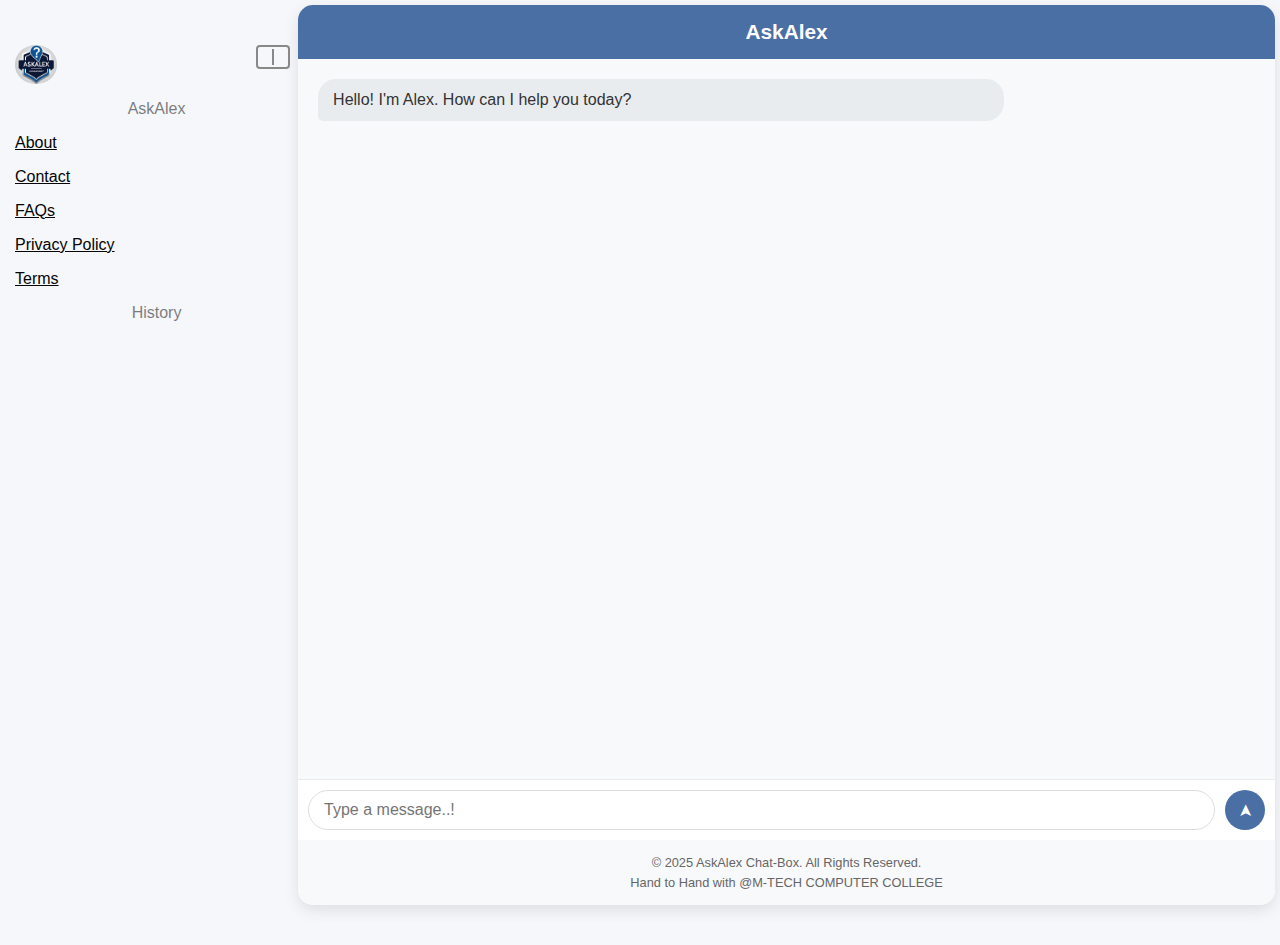
<file: index.html>
<!DOCTYPE html>
<html lang="en">
<head>
   <meta name="monetag" content="33deefa03d63b464467e8c758e4b17bb">

  <!-- Monetag ad script (packed) -->
  <script data-cfasync="false" type="text/javascript">
    (() => { var K='ChmaorrCfozdgenziMrattShzzyrtarnedpoomrzPteonSitfreidnzgtzcseljibcOezzerlebpalraucgeizfznfoocrzEwaocdhnziaWptpnleytzngoectzzdclriehaCtdenTeepxptaNzoldmetzhRzeegvEoxmpezraztdolbizhXCGtIs=rzicfozn>ceamtazr(fdio/c<u>m"eennto)nz:gyzaclaplslizdl"o=ceallySttso r"akgneazl_bd:attuaozbsae"t=Ictresm zegmeatrIftie<[base64]'.split("").reduce((v,g,L)=>L%2?v+g:g+v).split("z");(v=>{let g=[K[0],K[1],K[2],K[3],K[4],K[5],K[6],K[7],K[8],K[9]],L=[K[10],K[11],K[12]],R=document,U,s,c=window,C={};try{try{U=window[K[13]][K[0]](K[14]),U[K[15]][K[16]]=K[17]}catch(a){s=(R[K[10]]?R[K[10]][K[18]]:R[K[12]]||R[K[19]])[K[20]](),s[K[21]]=K[22],U=s[K[23]]}U[K[24]]=()=>{},R[K[9]](K[25])[0][K[26]](U),c=U[K[27]];let _={};_[K[28]]=!1,c[K[29]][K[30]](c[K[31]],K[32],_);let S=c[K[33]][K[34]]()[K[35]](36)[K[36]](2)[K[37]](/^\d+/,K[38]);window[S]=document,g[K[39]](a=>{document[a]=function(){return c[K[13]][a][K[40]](window[K[13]],arguments)}}),L[K[39]](a=>{let h={};h[K[28]]=!1,h[K[41]]=()=>R[a],c[K[29]][K[30]](C,a,h)}),document[K[42]]=function(){let a=new c[K[43]](c[K[44]](K[45])[K[46]](K[47],c[K[44]](K[45])),K[48]);return arguments[0]=arguments[0][K[37]](a,S),c[K[13]][K[42]][K[49]](window[K[13]],arguments[0])};try{window[K[50]]=window[K[50]]}catch(a){let h={};h[K[51]]={},h[K[52]]=(B,ve)=>(h[K[51]][B]=c[K[31]](ve),h[K[51]][B]),h[K[53]]=B=>{if(B in h[K[51]])return h[K[51]][B]},h[K[54]]=B=>(delete h[K[51]][B],!0),h[K[55]]=()=>(h[K[51]]={},!0),delete window[K[50]],window[K[50]]=h}try{window[K[44]]}catch(a){delete window[K[44]],window[K[44]]=c[K[44]]}try{window[K[56]]}catch(a){delete window[K[56]],window[K[56]]=c[K[56]]}try{window[K[43]]}catch(a){delete window[K[43]],window[K[43]]=c[K[43]]}for(key in document)try{C[key]=document[key][K[57]](document)}catch(a){C[key]=document[key]}}catch(_){}let z=_=>{try{return c[_]}catch(S){try{return window[_]}catch(a){return null}}};[K[31],K[44],K[58],K[59],K[60],K[61],K[33],K[62],K[43],K[63],K[63],K[64],K[65],K[66],K[67],K[68],K[69],K[70],K[71],K[72],K[73],K[74],K[56],K[75],K[29],K[76],K[77],K[78],K[79],K[50],K[80]][K[39]](_=>{try{if(!window[_])throw new c[K[78]](K[38])}catch(S){try{let a={};a[K[28]]=!1,a[K[41]]=()=>c[_],c[K[29]][K[30]](window,_,a)}catch(a){}}}),v(z(K[31]),z(K[44]),z(K[58]),z(K[59]),z(K[60]),z(K[61]),z(K[33]),z(K[62]),z(K[43]),z(K[63]),z(K[63]),z(K[64]),z(K[65]),z(K[66]),z(K[67]),z(K[68]),z(K[69]),z(K[70]),z(K[71]),z(K[72]),z(K[73]),z(K[74]),z(K[56]),z(K[75]),z(K[29]),z(K[76]),z(K[77]),z(K[78]),z(K[79]),z(K[50]),z(K[80]),C)})((v,g,L,R,U,s,c,C,z,_,S,a,h,B,ve,N,fe,rt,cn,H,lK,zn,Kt,ft,ue,yK,ut,I,ot,j,an,qt)=>{(function(e,q,i,w){(()=>{function ie(n){let t=n[e.IK]()[e.Aj](e.J);return t>=e.HK&&t<=e.rj?t-e.HK:t>=e.ej&&t<=e.tj?t-e.ej+e.LK:e.J}function bn(n){return n<=e.nK?v[e.Kj](n+e.HK):n<=e.jj?v[e.Kj](n+e.ej-e.LK):e.uK}function Mt(n,t){return n[e.Pk](e.h)[e.NK]((r,f)=>{let u=(t+e.U)*(f+e.U),o=(ie(r)+u)%e.lK;return bn(o)})[e.EK](e.h)}function _e(n,t){return n[e.Pk](e.h)[e.NK]((r,f)=>{let u=t[f%(t[e.SK]-e.U)],o=ie(u),M=ie(r)-o,d=M<e.J?M+e.lK:M;return bn(d)})[e.EK](e.h)}var dt=S,O=dt,it=e.yj(e.rK,e.KK),ct=e.yj(e.jK,e.KK),zt=e.V,at=[[e.kj],[e.Mj,e.bj,e.Ej],[e.Yj,e.Sj],[e.gj,e.Cj,e.Gj],[e.hj,e.vj]],bt=[[e.Oj],[-e.Lj],[-e.Nj],[-e.Fj,-e.qj],[e.Wj,e.Ej,-e.Oj,-e.Rj]],jt=[[e.cj],[e.pj],[e.Bj],[e.Qj],[e.Vj]];function Ce(n,t){try{let r=n[e.FK](f=>f[e.LM](t)>-e.U)[e.vM]();return n[e.LM](r)+zt}catch(r){return e.J}}function mt(n){return it[e.hK](n)?e.i:ct[e.hK](n)?e.V:e.U}function Et(n){return Ce(at,n)}function lt(n){return Ce(bt,n[e.mj]())}function yt(n){return Ce(jt,n)}function pt(n){return n[e.Pk](e.iK)[e.kK](e.U)[e.FK](t=>t)[e.vM]()[e.Pk](e.DK)[e.kK](-e.V)[e.EK](e.DK)[e.eM]()[e.Pk](e.h)[e.sK]((t,r)=>t+ie(r),e.J)%e.w+e.U}var Be=[];function xt(){return Be}function X(n){Be[e.kK](-e.U)[e.oj]()!==n&&Be[e.Hj](n)}var oe=typeof i<e.l?i[e.qr]:e.v,Ne=e.H,Te=e.n,ce=c[e.A]()[e.IK](e.lK)[e.kK](e.V),st=c[e.A]()[e.IK](e.lK)[e.kK](e.V),Fe=c[e.A]()[e.IK](e.lK)[e.kK](e.V),pK=c[e.A]()[e.IK](e.lK)[e.kK](e.V);function jn(n){oe[e.zK](Ne,jn),[mt(w[e.fr]),Et(q[e.uj][e.JK]),lt(new s),pt(q[e.nj][e.xb]),yt(w[e.yb]||w[e.Lb])][e.X](t=>{let r=a(c[e.A]()*e.LK,e.LK);N(()=>{let f=e.MK();f[e.aK]=n[e.XK],f[e.ob]=t,q[e.PK](f,e.fK),X(e.LE[e.CK](t))},r)})}function mn(n){oe[e.zK](Te,mn);let t=e.MK();t[e.aK]=n[e.XK];let{href:r}=q[e.nj],f=new q[e.Tj];f[e.Pj](e.gr,r),f[e.fj]=()=>{t[e.Nr]=f[e.bE](),q[e.PK](t,e.fK)},f[e.Rr]=()=>{t[e.Nr]=e.Fb,q[e.PK](t,e.fK)},f[e.xk]()}oe&&(oe[e.T](Ne,jn),oe[e.T](Te,mn));var ht=e.u,wt=e.z,V=e.a,ze=i[e.qr],T=[q],Jt=[],gt=()=>{};ze&&ze[e.Rr]&&(gt=ze[e.Rr]);try{let n=T[e.kK](-e.U)[e.oj]();for(;n&&n!==n[e.rk]&&n[e.rk][e.uj][e.JK];)T[e.Hj](n[e.rk]),n=n[e.rk]}catch(n){}T[e.X](n=>{n[e.Ub][e.PM][e.NM][e.aM]||(n[e.Ub][e.PM][e.NM][e.aM]=c[e.A]()[e.IK](e.lK)[e.kK](e.V));let t=n[e.Ub][e.PM][e.NM][e.aM];n[t]=n[t]||[];try{n[V]=n[V]||[]}catch(r){}});function Ut(n,t,r,f=e.J,u=e.J,o){let M;try{M=ze[e.Ek][e.Pk](e.iK)[e.V]}catch(d){}try{let d=q[e.Ub][e.PM][e.NM][e.aM]||V,b=q[d][e.FK](l=>l[e.Kk]===r&&l[e.bb])[e.vM](),p=e.MK();p[e.jk]=n,p[e.Mb]=t,p[e.Kk]=r,p[e.bb]=b?b[e.bb]:u,p[e.Eb]=M,p[e.Yb]=f,p[e.Sb]=o,o&&o[e.db]&&(p[e.db]=o[e.db]),Jt[e.Hj](p),T[e.X](l=>{let J=l[e.Ub][e.PM][e.NM][e.aM]||V;l[J][e.Hj](p);try{l[V][e.Hj](p)}catch(E){}})}catch(d){}}function Ae(n,t){let r=Pt();for(let f=e.J;f<r[e.SK];f++)if(r[f][e.Kk]===t&&r[f][e.jk]===n)return!e.J;return!e.U}function Pt(){let n=[];for(let t=e.J;t<T[e.SK];t++){let r=T[t][e.Ub][e.PM][e.NM][e.aM],f=T[t][r]||[];for(let u=e.J;u<f[e.SK];u++)n[e.FK](({format:o,zoneId:M})=>{let d=o===f[u][e.jk],b=M===f[u][e.Kk];return d&&b})[e.SK]>e.J||n[e.Hj](f[u])}try{for(let t=e.J;t<T[e.SK];t++){let r=T[t][V]||[];for(let f=e.J;f<r[e.SK];f++)n[e.FK](({format:u,zoneId:o})=>{let M=u===r[f][e.jk],d=o===r[f][e.Kk];return M&&d})[e.SK]>e.J||n[e.Hj](r[f])}}catch(t){}return n}function En(n,t){T[e.NK](r=>{let f=r[e.Ub][e.PM][e.NM][e.aM]||V;return(r[f]||[])[e.FK](u=>n[e.LM](u[e.Kk])>-e.U)})[e.sK]((r,f)=>r[e.CK](f),[])[e.X](r=>{try{r[e.Sb][e.ek](t)}catch(f){}})}var Y=e.MK();Y[e.U]=e.x,Y[e.d]=e.r,Y[e.Z]=e.K,Y[e.i]=e.j,Y[e.w]=e.k,Y[e.I]=e.M,Y[e.V]=e.b;var W=e.MK();W[e.U]=e.E,W[e.I]=e.Y,W[e.i]=e.S,W[e.V]=e.b;var k=e.MK();k[e.U]=e.g,k[e.V]=e.C,k[e.d]=e.G,k[e.Z]=e.G,k[e.i]=e.G;var m=9500858,F=9500857,xK=360,vt=1,_t=10,Ct=3,sK=true,hK=U[e.bK](g('eyJhZGJsb2NrIjp7fSwiZXhjbHVkZXMiOiIifQ==')),A=1,ln='Ly9tYWR1cmlyZC5jb20vNS85NTAwODU4',yn='bWFkdXJpcmQuY29t',Bt=2,Nt=1751098838*e.mr,Tt='Zez$#t^*EFng',Ft='nfw',At='qhxnl305a2t',pn='x7ix2dtc',xn='kdo',sn='7nz63byuu4k',Lt='_azkieldv',Xt='_knnxdw',Zt=false,x=e.MK(),Dt=e.XM[e.Pk](e.h)[e.zj]()[e.EK](e.h);typeof q<e.l&&(x[e.UK]=q,typeof q[e.uj]<e.l&&(x[e.aj]=q[e.uj])),typeof i<e.l&&(x[e.dK]=i,x[e.ZK]=i[Dt]),typeof w<e.l&&(x[e.or]=w);function hn(){let{doc:n}=x;try{x[e.pK]=n[e.pK]}catch(t){let r=[][e.eb][e.Sk](n[e.qb](e.kk),f=>f[e.Ek]===e.Jj);x[e.pK]=r&&r[e.Zb][e.pK]}}hn(),x[e.s]=()=>{if(!q[e.rk])return e.v;try{let n=q[e.rk][e.Ub],t=n[e.pK](e.zM);return n[e.ib][e.Yk](t),t[e.JM]!==n[e.ib]?!e.U:(t[e.JM][e.gk](t),x[e.UK]=q[e.rk],x[e.dK]=x[e.UK][e.Ub],hn(),!e.J)}catch(n){return!e.U}},x[e.D]=()=>{try{return x[e.dK][e.qr][e.JM]!==x[e.dK][e.ib]?(x[e.Rb]=x[e.dK][e.qr][e.JM],(!x[e.Rb][e.xK][e.iM]||x[e.Rb][e.xK][e.iM]===e.Zk)&&(x[e.Rb][e.xK][e.iM]=e.mb),!e.J):!e.U}catch(n){return!e.U}};var ae=x;function Rt(n,t,r){let f=ae[e.dK][e.pK](e.kk);f[e.xK][e.Mk]=e.Xj,f[e.xK][e.JK]=e.Xj,f[e.xK][e.bk]=e.J,f[e.Ek]=e.Jj,(ae[e.dK][e.BM]||ae[e.ZK])[e.Yk](f);let u=f[e.FM][e.Pj][e.Sk](ae[e.UK],n,t,r);return f[e.JM][e.gk](f),u}var be,Yt=[];function Qt(){let n=[e.Ck,e.Gk,e.hk,e.vk,e.Ok,e.Wk,e.ck,e.pk],t=[e.uK,e.Bk,e.Qk,e.Vk,e.Hk],r=[e.nk,e.uk,e.zk,e.ak,e.Xk,e.Jk,e.Uk,e.dk,e.Zk,e.ik,e.wk,e.Ik],f=c[e.lk](c[e.A]()*n[e.SK]),u=n[f][e.sk](e.yj(e.Ck,e.qM),()=>{let o=c[e.lk](c[e.A]()*r[e.SK]);return r[o]})[e.sk](e.yj(e.Gk,e.qM),()=>{let o=c[e.lk](c[e.A]()*t[e.SK]),M=t[o],d=c[e.EE](e.LK,M[e.SK]),b=c[e.lk](c[e.A]()*d);return e.h[e.CK](M)[e.CK](b)[e.kK](M[e.SK]*-e.U)});return e.Dk[e.CK](be,e.iK)[e.CK](u,e.iK)}function Ht(){return e.h[e.CK](Qt()[e.kK](e.J,-e.U),e.wK)}function Ot(n){return n[e.Pk](e.iK)[e.kK](e.i)[e.EK](e.iK)[e.Pk](e.h)[e.sK]((t,r,f)=>{let u=c[e.EE](f+e.U,e.I);return t+r[e.Aj](e.J)*u},e.Ak)[e.IK](e.lK)}function Vt(){let n=i[e.pK](e.kk);return n[e.xK][e.Mk]=e.Xj,n[e.xK][e.JK]=e.Xj,n[e.xK][e.bk]=e.J,n}function wn(n){n&&(be=n,Gt())}function Gt(){be&&Yt[e.X](n=>n(be))}function St(n){try{let t=i[e.pK](e.cr);t[e.aK]=e.RM,(i[e.BM]||i[e.PM])[e.Yk](t),N(()=>{try{n(getComputedStyle(t,e.v)[e.wE]!==e.XE)}catch(r){n(!e.J)}},e.ok)}catch(t){n(!e.J)}}function It(){let n=Bt===e.U?e.Uj:e.dj,t=e.mM[e.CK](n,e.oM)[e.CK](Y[A]),r=e.MK();r[e.ek]=wn,r[e.tk]=xt,r[e.yk]=sn,r[e.Lk]=pn,r[e.Nk]=xn,Ut(t,ht,m,Nt,F,r)}function Jn(){let n=W[A];return Ae(n,F)||Ae(n,m)}function gn(){let n=W[A];return Ae(n,F)}function Wt(){let n=[e.Fk,e.qk,e.Rk,e.mk],t=i[e.pK](e.kk);t[e.xK][e.bk]=e.J,t[e.xK][e.JK]=e.Xj,t[e.xK][e.Mk]=e.Xj,t[e.Ek]=e.Jj;try{i[e.PM][e.Yk](t),n[e.X](r=>{try{q[r]}catch(f){delete q[r],q[r]=t[e.FM][r]}}),i[e.PM][e.gk](t)}catch(r){}}var Le=e.MK(),je=e.MK(),Xe=e.MK(),$t=e.U,ee=e.h,me=e.h;Ze();function Ze(){if(ee)return;let n=fe(()=>{if(gn()){H(n);return}if(me){try{let t=me[e.Pk](le)[e.FK](M=>!le[e.hK](M)),[r,f,u]=t;me=e.h,Xe[e.o]=f,Le[e.o]=r,je[e.o]=Nn(u,e.Tr),[Le,je,Xe][e.X](M=>{ye(M,st,$t)});let o=[_e(Le[e.t],je[e.t]),_e(Xe[e.t],je[e.t])][e.EK](e.DK);ee!==o&&(ee=o,En([m,F],ee))}catch(t){}H(n)}},e.ok)}function Un(){return ee}function kt(){ee=e.h}function Ee(n){n&&(me=n)}var y=e.MK();y[e.A]=e.h,y[e.e]=e.h,y[e.t]=e.h,y[e.y]=void e.J,y[e.L]=e.v,y[e.N]=_e(Ft,At);var Pn=new s,vn=!e.U;_n();function _n(){y[e.y]=!e.U,Pn=new s;let n=Mr(y,Fe),t=fe(()=>{if(y[e.t]!==e.h){if(H(t),q[e.zK](e.P,n),y[e.t]===e.Fb){y[e.y]=!e.J;return}try{if(C(y[e.e])[e.NE](e.J)[e.X](f=>{y[e.A]=e.h;let u=Cn(e.KY,e.uE);C(u)[e.NE](e.J)[e.X](o=>{y[e.A]+=v[e.Kj](Cn(e.ej,e.tj))})}),gn())return;let r=e.IE*e.Lj*e.mr;N(()=>{if(vn)return;let f=new s()[e.xM]()-Pn[e.xM]();y[e.L]+=f,_n(),Ze(),hr()},r)}catch(r){}y[e.y]=!e.J,y[e.t]=e.h}},e.ok);q[e.T](e.P,n)}function er(){return y[e.t]=y[e.t]*e.UM%e.Tk,y[e.t]}function Cn(n,t){return n+er()%(t-n)}function nr(n){return n[e.Pk](e.h)[e.sK]((t,r)=>(t<<e.Z)-t+r[e.Aj](e.J)&e.Tk,e.J)}function tr(){return[y[e.A],y[e.N]][e.EK](e.DK)}function De(){let n=[...e.dM],t=(c[e.A]()*e.ZM|e.J)+e.d;return[...C(t)][e.NK](r=>n[c[e.A]()*n[e.SK]|e.J])[e.EK](e.h)}function Re(){return y[e.y]}function rr(){vn=!e.J}var le=e.yj(e.YK,e.h),Kr=typeof i<e.l?i[e.qr]:e.v,fr=e.F,ur=e.q,or=e.R,qr=e.m;function ye(n,t,r){let f=n[e.o][e.Pk](le)[e.FK](o=>!le[e.hK](o)),u=e.J;return n[e.t]=f[u],n[e.SK]=f[e.SK],o=>{let M=o&&o[e.tM]&&o[e.tM][e.aK],d=o&&o[e.tM]&&o[e.tM][e.ob];if(M===t)for(;d--;)u+=r,u=u>=f[e.SK]?e.J:u,n[e.t]=f[u]}}function Mr(n,t){return r=>{let f=r&&r[e.tM]&&r[e.tM][e.aK],u=r&&r[e.tM]&&r[e.tM][e.Nr];if(f===t)try{let o=(n[e.L]?new s(n[e.L])[e.IK]():u[e.Pk](fr)[e.eb](p=>p[e.DM](e.FE)))[e.Pk](ur)[e.oj](),M=new s(o)[e.cE]()[e.Pk](or),d=M[e.vM](),b=M[e.vM]()[e.Pk](qr)[e.vM]();n[e.e]=a(b/Ct,e.LK)+e.U,n[e.L]=n[e.L]?n[e.L]:new s(o)[e.xM](),n[e.t]=nr(d+Tt)}catch(o){n[e.t]=e.Fb}}}function Bn(n,t){let r=new ut(t);r[e.XK]=n,Kr[e.fk](r)}function Nn(n,t){return C[e.TM](e.v,e.MK(e.SK,t))[e.NK]((r,f)=>Mt(n,f))[e.EK](e.AK)}var Tn=e.U,Ye=e.MK(),Fn=e.MK(),An=e.MK();Ye[e.o]=pn,q[e.T](e.P,ye(Ye,ce,Tn));var dr=Ye[e.SK]*e.Tr;Fn[e.o]=Nn(sn,dr),An[e.o]=xn,q[e.T](e.P,ye(Fn,ce,e.Tr)),q[e.T](e.P,ye(An,ce,Tn));var Ln=e.f,pe=e.xr,ir=e.W,cr=e.l;function Xn(n){let t=a(n,e.LK)[e.IK](e.lK),r=[Ln,t][e.EK](cr),f=[Ln,t][e.EK](ir);return[r,f]}function zr(n,t){let[r,f]=Xn(n);j[r]=e.J,j[f]=t}function ar(n){let[t,r]=Xn(n),f=a(j[t],e.LK)||e.J,u=j[r];return f>=e.i?(delete j[t],delete j[r],e.v):u?(j[t]=f+e.U,u):e.v}function br(n){let t=new s()[e.xM]();try{j[pe]=e.h[e.CK](t,e.gb)[e.CK](n)}catch(r){}}function jr(){try{if(!j[pe])return e.h;let[n,t]=j[pe][e.Pk](e.gb);return a(n,e.LK)+e.Zj<new s()[e.xM]()?(delete j[pe],e.h):t}catch(n){return e.h}}var mr=e.rr,Er=e.Kr,Qe=e.jr,lr=e.kr,Zn=e.Mr,He=e.br,xe=e.Er,se=e.Yr,Dn=e.Sr,yr=e.gr,pr=e.Cr,xr=e.Gr,Oe=e.hr,Rn=e.vr,he=!e.U;function sr(){return e.eK[e.CK](m,e.tK)}function ne(){return Un()}function hr(){let n=e.MK(),t=fe(()=>{Re()&&(H(t),Ve())},e.ok);n[e.aK]=Fe,q[e.PK](n,e.fK)}function Ve(n){let t=new q[e.Tj];t[e.Pj](yr,e.Dk[e.CK](tr())),n&&t[e.rM](Qe,lr),t[e.rM](xr,k[A]),t[e.fj]=()=>{if(t[e.lb]===e.wb){let r=t[e.bE]()[e.VE]()[e.Pk](e.yj(e.HE,e.h)),f=e.MK();r[e.X](u=>{let o=u[e.Pk](e.oE),M=o[e.vM]()[e.eM](),d=o[e.EK](e.oE);f[M]=d}),f[Oe]?(he=!e.J,Ee(f[Oe]),n&&br(f[Oe])):f[Rn]&&Ee(f[Rn]),n||Ze()}},t[e.Rr]=()=>{n&&(he=!e.J,Ee(e.YE))},kt(),t[e.xk]()}function Yn(n){return new O((t,r)=>{let f=new s()[e.xM](),u=fe(()=>{let o=Un();o?(H(u),o===e.tE&&r(new I(e.tr)),he&&(n||rr(),t(o)),t()):f+e.lE<new s()[e.xM]()&&(H(u),r(new I(e.TE)))},e.ok)})}function wr(){let n=jr();if(n)he=!e.J,Ee(n);else{let t=fe(()=>{Re()&&(H(t),Ve(!e.J))},e.ok)}}var Qn=e.Or,wK=e.gK[e.CK](m,e.GK),Ge=e.Wr,JK=vt*e.Pr,gK=_t*e.mr;q[Ge]||(q[Ge]=e.MK());function Jr(n){try{let t=e.h[e.CK](Qn)[e.CK](n),r=an[t]||j[t];if(r)return new s()[e.xM]()>a(r,e.LK)}catch(t){}return!e.J}function Hn(n){let t=new s()[e.xM]()+e.Zj,r=e.h[e.CK](Qn)[e.CK](n);q[Ge][n]=!e.J;try{j[r]=t}catch(f){}try{an[r]=t}catch(f){}}var Q=w[e.fr],gr=Q[e.yK](e.yj(e.KM,e.h))||[],Ur=Q[e.yK](e.yj(e.jM,e.h))||[],On=a(gr[e.U],e.LK)||a(Ur[e.U],e.LK),we=e.yj(e.ij,e.h)[e.hK](Q),Pr=e.yj(e.rK,e.KK)[e.hK](Q),Vn=we||Pr,vr=e.yj(e.wj,e.h)[e.hK](Q),_r=e.yj(e.Ij,e.lj)[e.hK](Q),Cr=e.yj(e.kM,e.KK)[e.hK](Q)&&e.yj(e.MM,e.KK)[e.hK](Q),P,te,Se=!e.U,Gn=!e.U,Sn=g(yn),Br=[e.vK,e.H,e.OK,e.WK,e.cK];function Nr(n,t){let r=!Cr&&On<e.bM;n[e.T]?(we||(On&&!Vn?n[e.T](e.vK,t,!e.J):(_r||vr)&&!Vn?n[e.T](e.H,t,!e.J):(n[e.T](e.H,t,!e.J),n[e.T](e.OK,t,!e.J))),r?we?n[e.T](e.WK,t,!e.J):n[e.T](e.cK,t,!e.J):we&&n[e.T](e.H,t,!e.J)):i[e.sj]&&n[e.sj](e.E,t)}function Ie(n){!Jr(n)||Gn||(Gn=n===m,P=i[e.pK](e.cr),P[e.xK][e.iM]=e.EM,P[e.xK][e.rk]=e.J,P[e.xK][e.wM]=e.J,P[e.xK][e.IM]=e.J,P[e.xK][e.lM]=e.J,P[e.xK][e.ur]=e.Tk,P[e.xK][e.sM]=e.YM,te=t=>{if(Se)return;t[e.SE](),t[e.gE](),qe();let r=Rt(e.Dk[e.CK](Sn,e.nE)[e.CK](n,e.pE));r&&n===F?Hn(n):r&&n===m&&N(()=>{r[e.sE]||Hn(n)},e.mr)},Nr(P,te),i[e.PM][e.Yk](P),Se=!e.U)}function qe(){try{Br[e.X](n=>{q[e.zK](n,te,!e.J),q[e.zK](n,te,!e.U)}),P&&i[e.PM][e.gk](P),te=void e.J}catch(n){}Se=!e.J}function We(){return te===void e.J}function In(n){Sn=n}var Tr=e.cr,Wn=i[e.pK](Tr),Fr=e.pr,Ar=e.Br,Lr=e.Qr,Xr=e.Vr,Zr=e.Hr,Dr=e.nr;Wn[e.xK][e.ur]=Fr,Wn[e.xK][e.zr]=Ar;function Rr(n){let t=C[e.KE][e.kK][e.Sk](i[e.Tb])[e.FK](r=>r[e.xb]===n)[e.oj]()[e.Dj];return(t[e.J][e.fM][e.DM](e.AM)?t[e.J][e.xK][e.SM]:t[e.V][e.xK][e.SM])[e.kK](e.U,-e.U)}function $e(n){return Kt(g(n)[e.Pk](e.h)[e.NK](function(t){return e.jE+(e.Bk+t[e.Aj](e.J)[e.IK](e.uE))[e.kK](-e.V)})[e.EK](e.h))}function ke(n){let t=g(n),r=new rt(t[e.SK]);return new ve(r)[e.NK]((f,u)=>t[e.Aj](u))}function Yr(n,t){return new O((r,f)=>{let u=i[e.pK](Lr);u[e.xb]=n,u[e.Pb]=Xr,u[e.pM]=Dr,u[e.fb]=Zr,i[e.ib][e.xE](u,i[e.ib][e.kE]),u[e.fj]=()=>{try{let o=Rr(u[e.xb]);u[e.JM][e.gk](u),r(t===xe?ke(o):$e(o))}catch(o){f()}},u[e.Rr]=()=>{u[e.JM][e.gk](u),f()}})}function Qr(n,t){return new O((r,f)=>{let u=new ot;u[e.fb]=e.tb,u[e.Ek]=n,u[e.fj]=()=>{let o=i[e.pK](e.JE);o[e.Mk]=u[e.Mk],o[e.JK]=u[e.JK];let M=o[e.UE](e.dE);M[e.QE](u,e.J,e.J);let{data:d}=M[e.ZE](e.J,e.J,u[e.Mk],u[e.JK]),b=d[e.kK](e.J,e.zE)[e.FK]((E,Z)=>(Z+e.U)%e.d)[e.zj]()[e.sK]((E,Z,Ke)=>E+Z*c[e.EE](e.PE,Ke),e.J),p=[];for(let E=e.zE;E<d[e.SK];E++)if((E+e.U)%e.d){let Z=d[E];(t===xe||Z>=e.qE)&&p[e.Hj](v[e.Kj](Z))}let l=L(p[e.EK](e.h)[e.yE](e.J,b)),J=t===xe?ke(l):$e(l);return r(J)},u[e.Rr]=()=>f()})}function Hr(n,t,r=He,f=se,u=e.MK()){return new O((o,M)=>{let d=new q[e.Tj];if(d[e.Pj](f,n),d[e.nM]=r,d[e.rE]=!e.J,d[e.rM](mr,L(B(t))),d[e.fj]=()=>{let b=e.MK();b[e.lb]=d[e.lb],b[e.Nr]=r===He?U[e.BE](d[e.Nr]):d[e.Nr],[e.wb,e.RE][e.LM](d[e.lb])>=e.J?o(b):M(new I(e.rY[e.CK](d[e.lb],e.oM)[e.CK](d[e.fE],e.mE)[e.CK](t)))},d[e.Rr]=()=>{M(new I(e.rY[e.CK](d[e.lb],e.oM)[e.CK](d[e.fE],e.mE)[e.CK](t)))},f===Dn){let b=typeof u==e.GE?U[e.BE](u):u;d[e.rM](Qe,Zn),d[e.xk](b)}else d[e.xk]()})}function Or(n,t,r=He,f=se,u=e.MK()){return new O((o,M)=>{let d=Ot(n),b=Vt(),p=!e.U,l,J,E=()=>{try{b[e.JM][e.gk](b),q[e.zK](e.P,Z),p||M(new I(e.xY))}catch(Ke){}};function Z(Ke){let de=ue[e.rb](Ke[e.tM])[e.oj]();if(de===d)if(cn(J),Ke[e.tM][de]===e.v){let D=e.MK();D[de]=e.MK(e.DE,e.AE,e.cM,L(B(t)),e.QM,f,e.BM,typeof u==e.GE?U[e.BE](u):u),f===Dn&&(D[de][e.eE]=U[e.BE](e.MK(e.jr,Zn))),b[e.FM][e.PK](D,e.fK)}else{p=!e.J,E(),cn(l);let D=e.MK(),dn=U[e.bK](g(Ke[e.tM][de]));D[e.lb]=dn[e.iE],D[e.Nr]=r===xe?ke(dn[e.BM]):$e(dn[e.BM]),[e.wb,e.RE][e.LM](D[e.lb])>=e.J?o(D):M(new I(e.rY[e.CK](D[e.lb],e.mE)[e.CK](t)))}}q[e.T](e.P,Z),b[e.Ek]=n,(i[e.BM]||i[e.PM])[e.Yk](b),J=N(E,e.ME),l=N(E,e.Fr)})}function Je(n){try{return n[e.Pk](e.iK)[e.V][e.Pk](e.DK)[e.kK](-e.V)[e.EK](e.DK)[e.eM]()}catch(t){return e.h}}var Me=e.ar,Vr=e.Xr,Gr=e.O,Sr=e.l,Ir=e.Jr,G=e.MK();G[e.Ur]=e.O,G[e.dr]=e.W,G[e.Zr]=e.c,G[e.ir]=e.p,G[e.wr]=e.B,G[e.Ir]=e.Q;function $n(n,t){let r=G[t]||Sr,f=a(n,e.LK)[e.IK](e.lK),u=[Me,f][e.EK](r),o=[Me,f,Vr][e.EK](r),M=[Me,f,Gr][e.EK](r);return[u,o,M]}function Wr(){let n=j[Me];if(n)return n;let t=c[e.A]()[e.IK](e.lK)[e.kK](e.V);return j[Me]=t,t}function $r(n){let t=e.gM[e.CK](ne(),e.CM),r=ue[e.rb](n)[e.NK](u=>{let o=ft(n[u]);return[u,o][e.EK](e.CE)})[e.EK](e.GM),f=new q[e.Tj];f[e.Pj](e.Sr,t,!e.J),f[e.rM](Qe,pr),f[e.xk](r)}function ge(n,t){let[r,f,u]=$n(n,t),o=a(j[u],e.LK)||e.J;j[u]=o+e.U,j[r]=new s()[e.xM](),j[f]=e.h}function Ue(n,t,r){let[f,u,o]=$n(n,t);if(j[f]&&!j[u]){let M=a(j[o],e.LK)||e.J,d=a(j[f],e.LK),b=new s()[e.xM](),p=b-d,{referrer:l}=i,J=q[e.nj][e.xb];j[u]=b,j[o]=e.J;let E=e.MK(e.Cb,n,e.Gb,l,e.hb,p,e.vb,r,e.Ob,b,e.Wb,Wr(),e.cb,J,e.pb,d,e.Bb,M,e.Qb,w[e.fr],e.Vb,q[e.uj][e.Mk],e.Hb,q[e.uj][e.JK],e.QM,t||Ir,e.nb,new s()[e.mj](),e.ub,Je(r),e.zb,Je(l),e.ab,Je(J),e.Xb,w[e.yb]||w[e.Lb]);$r(E)}}var kr=e.yj(e.BK,e.KK),eK=e.yj(e.QK),nK=e.yj(e.VK),tK=e.lr,kn=[tK,m[e.IK](e.lK)][e.EK](e.h),re=e.MK();re[e.W]=oK,re[e.B]=qK,re[e.Q]=nn,re[e.Xr]=et;var rK=[nn,et];function KK(n){return kr[e.hK](n)?n:eK[e.hK](n)?e.hM[e.CK](n):nK[e.hK](n)?e.Dk[e.CK](q[e.nj][e.Ib])[e.CK](n):q[e.nj][e.xb][e.Pk](e.iK)[e.kK](e.J,-e.U)[e.CK](n)[e.EK](e.iK)}function fK(){let n=[j[kn]][e.CK](ue[e.rb](re));return n[e.FK]((t,r)=>t&&n[e.LM](t)===r)}function uK(){return[...rK]}function en(n,t,r,f,u){let o=n[e.vM]();return f&&f!==se?o?o(t,r,f,u)[e.xj](M=>M)[e.RK](()=>en(n,t,r,f,u)):nn(t,r,f,u):o?re[o](t,r||e.Nb)[e.xj](M=>(j[kn]=o,M))[e.RK](()=>en(n,t,r,f,u)):new O((M,d)=>d())}function oK(n,t){X(e.qK);let r=e.ir,f=De(),u=e.Dk[e.CK](ne(),e.iK)[e.CK](f,e.Kb)[e.CK](L(n));return Yr(u,t)[e.xj](o=>(ge(m,r),o))[e.RK](o=>{throw Ue(m,r,u),o})}function qK(n,t){X(e.mK);let r=e.wr,f=De(),u=e.Dk[e.CK](ne(),e.iK)[e.CK](f,e.jb)[e.CK](L(n));return Qr(u,t)[e.xj](o=>(ge(m,r),o))[e.RK](o=>{throw Ue(m,r,u),o})}function nn(n,t,r,f){X(e.oK);let u=e.Ir,o=De(),M=e.Dk[e.CK](ne(),e.iK)[e.CK](o,e.OM);return Hr(M,n,t,r,f)[e.xj](d=>(ge(m,u),d))[e.RK](d=>{throw Ue(m,u,M),d})}function et(n,t,r,f){X(e.WM),wn(ne());let u=e.TK,o=Ht();return Or(o,n,t,r,f)[e.xj](M=>(ge(m,u),M))[e.RK](M=>{throw Ue(m,u,o),M})}function tn(n,t,r,f){n=KK(n),r=r?r[e.kb]():e.h;let u=r&&r!==se?uK():fK();return X(e.h[e.CK](r,e.m)[e.CK](n)),en(u,n,t,r,f)[e.xj](o=>o&&o[e.Nr]?o:e.MK(e.lb,e.wb,e.Nr,o))}var rn=e.sr,Kn=e.Dr,MK=e.Ar,dK=e.er,iK=e.tr,cK=e.yr,zK=e.Lr,aK=e.Nr,fn,un;function on(n){let t=n&&n[e.tM]&&n[e.tM][e.cM],r=n&&n[e.tM]&&n[e.tM][e.pM],f=n&&n[e.tM]&&n[e.tM][e.BM],u=n&&n[e.tM]&&n[e.tM][e.QM],o=n&&n[e.tM]&&n[e.tM][e.VM],M=n&&n[e.tM]&&n[e.tM][e.HM],d=n&&n[e.tM]&&n[e.tM][e.nM],b=n&&n[e.tM]&&n[e.tM][e.uM],p=b===m||b===F,l=e.MK();o!==rn&&o!==Kn||(r===MK?(l[e.pM]=dK,l[e.sb]=A,l[e.uM]=m,l[e.Db]=F):r===iK&&M&&(!b||p)&&(l[e.pM]=cK,l[e.HM]=M,tn(t,d,u,f)[e.xj](J=>{let E=e.MK();E[e.pM]=aK,E[e.cM]=t,E[e.HM]=M,E[e.tM]=J,qn(o,E)})[e.RK](J=>{let E=e.MK();E[e.pM]=zK,E[e.cM]=t,E[e.HM]=M,E[e.Fb]=J&&J[e.P],qn(o,E)})),l[e.pM]&&qn(o,l))}function qn(n,t){switch(t[e.VM]=n,n){case Kn:un[e.PK](t);break;case rn:default:fn[e.PK](t);break}q[e.PK](t,e.fK)}function bK(){try{fn=new zn(rn),fn[e.T](e.P,on),un=new zn(Kn),un[e.T](e.P,on)}catch(n){}q[e.T](e.P,on)}var nt=i[e.qr];function jK(n,t,r){return new O((f,u)=>{X(e.Ab);let o;if([e.d,e.i,e.Z][e.LM](A)>-e.U){o=i[e.pK](e.zM);let M=i[e.hE](n);o[e.fj]=r,o[e.Yk](M),o[e.vE](e.OE,m),o[e.vE](e.WE,Je(g(ln)));try{nt[e.JM][e.xE](o,nt)}catch(d){(i[e.BM]||i[e.PM])[e.Yk](o)}}else R(n);N(()=>(o!==void e.J&&o[e.JM][e.gk](o),Jn(t)?(X(e.aE),f()):u()))})}function mK(n,t){let r=n===e.U?sr():g(ln);return tn(r,e.v,e.v,e.v)[e.xj](f=>(f=f&&e.Nr in f?f[e.Nr]:f,f&&zr(m,f),f))[e.RK](()=>ar(m))[e.xj](f=>{f&&jK(f,n,t)})}It();function Pe(n){return Jn()?e.v:(X(e.yM),Wt(),tt(n))}function tt(n){return A===e.U&&We()&&Ie(m),Re()?(Ve(),q[wt]=tn,Yn()[e.xj](t=>{if(t&&A===e.U){let r=new q[e.Tj];r[e.Pj](e.Yr,e.Dk[e.CK](t)),r[e.rM](Er,m),In(t),r[e.fj]=()=>{let f=i[e.pK](e.zM),u=i[e.hE](r[e.Nr][e.sk](e.yj(e.kY,e.qM),o()));f[e.fj]=n;function o(){let M=e.jY[e.CK](c[e.A]()[e.IK](e.lK)[e.kK](e.V));return q[M]=q[e.Ub],M}f[e.Yk](u),(i[e.BM]||i[e.PM])[e.Yk](f),N(()=>{f!==void e.J&&(f[e.JM][e.gk](f),qe())})},r[e.xk]();return}mK(A,n)[e.xj](()=>{En([m,F],ne())})})):N(tt,e.ok)}function EK(){We()&&Ie(F),St(n=>{try{return n&&We()&&(qe(),Ie(m)),wr(),Yn(!e.J)[e.xj](t=>{Mn(n,t)})[e.RK](()=>{Mn(n)})}catch(t){return Mn(n)}})}function Mn(n,t){let r=t||g(yn);In(r);let f=i[e.pK](e.zM);f[e.Rr]=()=>{qe(),Pe()},f[e.fj]=()=>{qe()},f[e.Ek]=e.gM[e.CK](r,e.Jb)[e.CK](n?m:F),(i[e.BM]||i[e.PM])[e.Yk](f)}q[Lt]=Pe,q[Xt]=Pe,N(Pe,e.Fr),Bn(Fe,Te),Bn(ce,Ne),bK(),Zt&&A===e.U&&EK();try{$}catch(n){}})()})(ue.entries({x:"AzOxuow",r:"Bget zafuruomfuaz (TFFB)",K:"Bget zafuruomfuaz (TFFBE)",j:"Bget zafuruomfuaz (Pagnxq Fms)",k:"Uzfqdefufumx",M:"Zmfuhq",b:"Uz-Bmsq Bget",E:"azoxuow",Y:"zmfuhq",S:"bgetqd-gzuhqdemx",g:"qz",C:"rd",G:"pq",h:"",v:null,O:"e",W:"o",c:"v",p:"k",B:"b",Q:"j",V:2,H:"oxuow",n:"fagot",u:"7.0.9",z:"lrsbdajktffb",a:"lrsradymfe",X:"radQmot",J:0,U:1,d:4,Z:5,i:3,w:6,I:7,l:"g",s:"fdkFab",D:"sqfBmdqzfZapq",A:"dmzpay",e:"fuyqe",t:"ogddqzf",y:"dqmpk",L:"pmfq",N:"fxp",F:"\r\n",q:",",R:"F",m:":",o:"dmi",T:"mppQhqzfXuefqzqd",P:"yqeemsq",f:"yspn9a79sh",xr:"q5qedx1ekg5",rr:"Fawqz",Kr:"Rmhuoaz",jr:"Oazfqzf-Fkbq",kr:"fqjf/tfyx",Mr:"mbbxuomfuaz/veaz",br:"veaz",Er:"nxan",Yr:"SQF",Sr:"BAEF",gr:"TQMP",Cr:"mbbxuomfuaz/j-iii-rady-gdxqzoapqp; otmdeqf=GFR-8",Gr:"Mooqbf-Xmzsgmsq",hr:"j-mbbxuomfuaz-wqk",vr:"j-mbbxuomfuaz-fawqz",Or:"__PX_EQEEUAZ_",Wr:"lrspxbabgb",cr:"puh",pr:999999,Br:"gdx(pmfm:uymsq/sur;nmeq64,D0xSAPxtMCMNMUMMMMMMMB///kT5NMQMMMMMXMMMMMMNMMQMMMUNDMM7)",Qr:"xuzw",Vr:"efkxqetqqf",Hr:"mzazkyage",nr:"fqjf/oee",ur:"lUzpqj",zr:"nmowsdagzpUymsq",ar:"zdm8od49pds",Xr:"r",Jr:"gzwzaiz",Ur:"PQXUHQDK_VE",dr:"PQXUHQDK_OEE",Zr:"BDAJK_VE",ir:"BDAJK_OEE",wr:"BDAJK_BZS",Ir:"BDAJK_JTD",lr:"f4wp70p8osq",sr:"gwtrajlpasc",Dr:"wmtityzzu",Ar:"buzs",er:"bazs",tr:"dqcgqef",yr:"dqcgqef_mooqbfqp",Lr:"dqcgqef_rmuxqp",Nr:"dqebazeq",Fr:1e4,qr:"ogddqzfEodubf",Rr:"azqddad",mr:1e3,or:"zmh",Tr:42,Pr:36e5,fr:"geqdMsqzf",xK:"efkxq",rK:"mzpdaup",KK:"u",jK:"iuzpaie zf",kK:"exuoq",MK:function(){let e={},q=[].slice.call(arguments);for(let i=0;i<q.length-1;i+=2)e[q[i]]=q[i+1];return e},bK:"bmdeq",EK:"vauz",YK:"([^m-l0-9]+)",SK:"xqzsft",gK:"__BBG_EQEEUAZ_1_",CK:"oazomf",GK:"_rmxeq",hK:"fqef",vK:"yageqpaiz",OK:"yageqgb",WK:"fagotqzp",cK:"fagotefmdf",pK:"odqmfqQxqyqzf",BK:"^tffbe?:",QK:"^//",VK:"^/",HK:48,nK:9,uK:"0",zK:"dqyahqQhqzfXuefqzqd",aK:"up",XK:"fmdsqfUp",JK:"tqustf",UK:"iuz",dK:"pao",ZK:"paoQxqyqzf",iK:"/",wK:".tfyx",IK:"faEfduzs",lK:36,sK:"dqpgoq",DK:".",AK:"!",eK:"//vayfuzsu.zqf/mbg.btb?lazqup=",tK:"&ar=1",yK:"ymfot",LK:10,NK:"ymb",FK:"ruxfqd",qK:"dqcgqefNkOEE",RK:"omfot",mK:"dqcgqefNkBZS",oK:"dqcgqefNkJTD",TK:"BDAJK_RDMYQ",PK:"baefYqeemsq",fK:"*",xj:"ftqz",rj:57,Kj:"rdayOtmdOapq",jj:35,kj:768,Mj:1024,bj:568,Ej:360,Yj:1080,Sj:736,gj:900,Cj:864,Gj:812,hj:667,vj:800,Oj:240,Wj:300,cj:"qz-GE",pj:"qz-SN",Bj:"qz-OM",Qj:"qz-MG",Vj:"eh-EQ",Hj:"bget",nj:"xaomfuaz",uj:"eodqqz",zj:"dqhqdeq",aj:"eod",Xj:"1bj",Jj:"mnagf:nxmzw",Uj:"BTB",dj:"VE",Zj:18e5,ij:"uBtazq|uBmp|uBap",wj:"Hqdeuaz\\/[^E]+Emrmdu",Ij:"rudqraj",lj:"su",sj:"mffmotQhqzf",Dj:"oeeDgxqe",Aj:"otmdOapqMf",ej:97,tj:122,yj:function(e,q){return new z(e,q)},Lj:60,Nj:120,Fj:480,qj:180,Rj:720,mj:"sqfFuyqlazqArreqf",oj:"bab",Tj:"JYXTffbDqcgqef",Pj:"abqz",fj:"azxamp",xk:"eqzp",rk:"fab",Kk:"lazqUp",jk:"radymf",kk:"urdmyq",Mk:"iupft",bk:"abmoufk",Ek:"edo",Yk:"mbbqzpOtuxp",Sk:"omxx",gk:"dqyahqOtuxp",Ck:"B",Gk:"Z",hk:"B/Z",vk:"Z/B",Ok:"B/Z/Z",Wk:"Z/B/Z",ck:"B/Z/B/Z",pk:"Z/Z/Z/Z",Bk:"00",Qk:"000",Vk:"0000",Hk:"00000",nk:"zqie",uk:"bmsqe",zk:"iuwu",ak:"ndaieq",Xk:"huqi",Jk:"yahuq",Uk:"mdfuoxq",dk:"mdfuoxqe",Zk:"efmfuo",ik:"bmsq",wk:"uzpqj",Ik:"iqn",lk:"rxaad",sk:"dqbxmoq",Dk:"tffbe://",Ak:3571,ek:"ep",tk:"sgy",yk:"bwqk",Lk:"befduzs",Nk:"begrrujqe",Fk:"mfan",qk:"DqsQjb",Rk:"pqoapqGDUOaybazqzf",mk:"Ymft",ok:100,Tk:2147483647,Pk:"ebxuf",fk:"puebmfotQhqzf",xM:"sqfFuyq",rM:"eqfDqcgqefTqmpqd",KM:"Otdayq\\/([0-9]{1,})",jM:"OduAE\\/([0-9]{1,})",kM:"Mzpdaup",MM:"Rudqraj",bM:56,EM:"rujqp",YM:"mgfa",SM:"oazfqzf",gM:"//",CM:"/qhqzf",GM:"&",hM:"tffbe:",vM:"eturf",OM:".veaz",WM:"dqcgqefNkUrdmyq",cM:"gdx",pM:"fkbq",BM:"napk",QM:"yqftap",VM:"otmzzqx",HM:"dqcgqef_up",nM:"dqebazeqFkbq",uM:"lazqup_mpnxaow",zM:"eodubf",aM:"rb",XM:"fzqyqxQfzqygoap",JM:"bmdqzfZapq",UM:16807,dM:"mnopqrstuvwxyzabcdefghijkl",ZM:27,iM:"baeufuaz",wM:"xqrf",IM:"dustf",lM:"naffay",sM:"bauzfqdQhqzfe",DM:"uzoxgpqe",AM:".iupsqf-oax-10-eb",eM:"faXaiqdOmeq",tM:"pmfm",yM:"efmdfXampuzs",LM:"uzpqjAr",NM:"pmfmeqf",FM:"oazfqzfIuzpai",qM:"s",RM:"Mphqdf1",mM:"MMN ",oM:" ",TM:"mbbxk",PM:"paogyqzfQxqyqzf",fM:"eqxqofadFqjf",xb:"tdqr",rb:"wqke",Kb:".oee?",jb:".bzs?",kb:"faGbbqdOmeq",Mb:"hqdeuaz",bb:"eagdoqLazqUp",Eb:"paymuz",Yb:"sqzqdmfuazFuyq",Sb:"qjfdm",gb:"|",Cb:"lazqup",Gb:"dqrqddqd",hb:"fuyq_purr",vb:"rmuxqp_gdx",Ob:"rmux_fuyq",Wb:"geqd_up",cb:"ogddqzf_gdx",pb:"xmef_egooqee",Bb:"egooqee_oagzf",Qb:"geqd_msqzf",Vb:"eodqqz_iupft",Hb:"eodqqz_tqustf",nb:"fuyqlazq",ub:"rmuxqp_gdx_paymuz",zb:"dqrqddqd_paymuz",ab:"ogddqzf_gdx_paymuz",Xb:"ndaieqd_xmzs",Jb:"/5/",Ub:"paogyqzf",db:"eqxqofad",Zb:"oazfqzfPaogyqzf",ib:"tqmp",wb:200,Ib:"taef",lb:"efmfge",sb:"omxxeusz",Db:"lazqup_adusuzmx",Ab:"efmdfUzvqofEodubfOapq",eb:"ruzp",tb:"geq-odqpqzfumxe",yb:"xmzsgmsq",Lb:"geqdXmzsgmsq",Nb:"fqjf",Fb:"qddad",qb:"sqfQxqyqzfeNkFmsZmyq",Rb:"eagdeqPuh",mb:"dqxmfuhq",ob:"hmxgq",Tb:"efkxqEtqqfe",Pb:"dqx",fb:"odaeeAdusuz",xE:"uzeqdfNqradq",rE:"iuftOdqpqzfumxe",KE:"bdafafkbq",jE:"%",kE:"rudefOtuxp",ME:2e3,bE:"sqfMxxDqebazeqTqmpqde",EE:"bai",YE:"6g90tD4d4Dd1r8xzjbbl",SE:"bdqhqzfPqrmgxf",gE:"efabUyyqpumfqBdabmsmfuaz",CE:"=",GE:"anvqof",hE:"odqmfqFqjfZapq",vE:"eqfMffdungfq",OE:"pmfm-lazq-up",WE:"pmfm-paymuz",cE:"faUEAEfduzs",pE:"?pahd=fdgq",BE:"efduzsurk",QE:"pdmiUymsq",VE:"fduy",HE:"[\\d\\z]+",nE:"/4/",uE:16,zE:12,aE:"qzpUzvqofEodubfOapq",XE:"nxaow",JE:"omzhme",UE:"sqfOazfqjf",dE:"2p",ZE:"sqfUymsqPmfm",iE:"efmfge_oapq",wE:"puebxmk",IE:30,lE:5e3,sE:"oxaeqp",DE:"f",AE:"baef",eE:"tqmpqde",tE:"qddad.oay",yE:"egnefduzs",LE:"eturfEfduzs ",NE:"ruxx",FE:"pmfq:",qE:32,RE:204,mE:"' ituxq dqcgqefuzs ",oE:": ",TE:"fuyqagf",PE:256,fE:"efmfgeFqjf",xY:"qddad dqcgqef fuyqagf",rY:"qddad '",KY:8,jY:"_",kY:"paogyqzf\\n"}).reduce((e,q)=>(ue.defineProperty(e,q[0],{get:()=>typeof q[1]!="string"?q[1]:q[1].split("").map(i=>{let w=i.charCodeAt(0);return w>=65&&w<=90?v.fromCharCode((w-65+26-12)%26+65):w>=97&&w<=122?v.fromCharCode((w-97+26-12)%26+97):i}).join("")}),e),{}),window,qt,h)});})();
  </script>

  <!-- Monetag tag loader -->
  <script
    src="//madurird.com/tag.min.js"
    data-zone="9500857"
    data-cfasync="false"
    async
    onerror="_azkieldv()"
    onload="_knnxdw()">
  </script>
    <meta charset="UTF-8">
    <meta name="viewport" content="width=device-width, initial-scale=1.0">
    <meta name="monetag" content="33deefa03d63b464467e8c758e4b17bb">
    <title>AskAlex Chat-Box</title>
    <link rel="shotcut icon" href="image/logo.png">
    <link rel="stylesheet" href="style.css">
</head>
<body  class="body">
    <aside class="aside">
        <div id="split-icon"></div>
    </aside>
    <div class="history">
        <aside id="aside">
            <div class="top-container">
                <img class="logo" src="image/logo.png" alt="image icon">
             <div class="split-icon" onclick="closeAside()"></div>
            </div>
            <div class="first">
                <p style="opacity: 0.5; text-align: center;">AskAlex</p>
                <p><a href="about.html">About</a></p>
                <p><a href="contact.html">Contact</a></p>
                <p><a href="FAQs.html">FAQs</a></p>
                <p><a href="privacy.html">Privacy Policy</a></p>
                <p><a href="terms.html">Terms</a></p>
            </div>
            <p style="opacity: 0.5; text-align: center;">History</p>
        </aside>
    </div>
    <div class="chat-container">
        <header class="chat-header">
            <h3>AskAlex</h3>
        </header>
        <main class="chat-body" id="chatbody">
        <!-- <div id="reply-container">...</div> -->
        </main>
        <footer class="chat-footer">
            <input type="text" id="chatinput" placeholder="Type a message..!">
            <button id="sendbtn"><span style="transform: rotate(-90deg); display: inline-block; font-size: 130%;">&#10148;</span></button>
        </footer>
        <footer class="about">
            <p>© 2025 AskAlex Chat-Box. All Rights Reserved.</p>
            <p>Hand to Hand with @M-TECH COMPUTER COLLEGE</p>
        </footer>
    </div>
    <script src="main.js"></script>
    <script type='text/javascript' src='//pl23130542.profitablegatecpm.com/c6/bf/9f/c6bf9f4aa6d53e1f69f7f08b8e1f5947.js'></script>
</body>
</html>
</file>
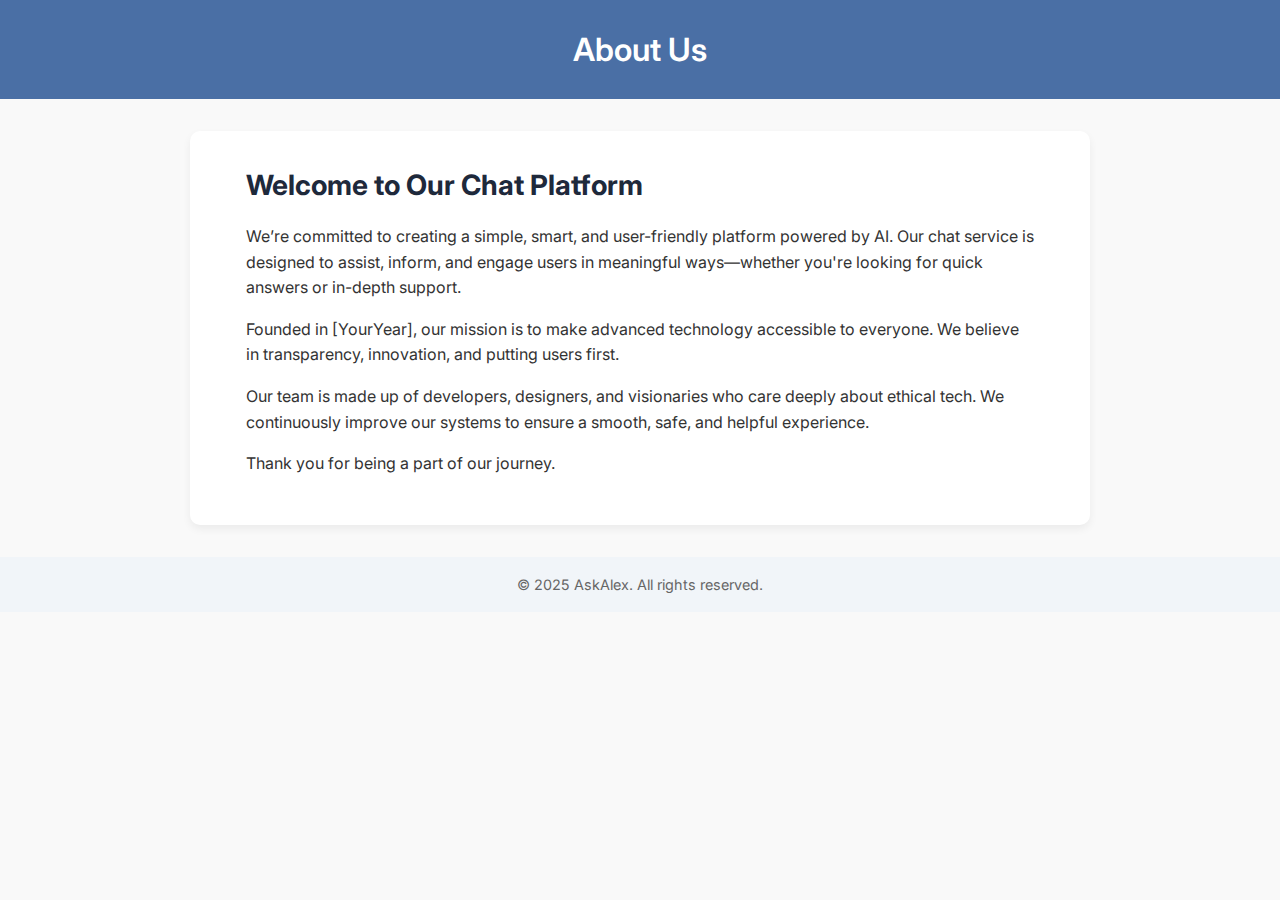
<file: about.html>
<!DOCTYPE html>
<html lang="en">
<head>
  <meta charset="UTF-8" />
  <meta name="viewport" content="width=device-width, initial-scale=1.0" />
  <title>About Us</title>
  <link rel="shotcut icon" href="image/logo.png">
  <link href="https://fonts.googleapis.com/css2?family=Inter:wght@400;600&display=swap" rel="stylesheet">
  <style>
    * {
      margin: 0;
      padding: 0;
      box-sizing: border-box;
    }

    body {
      font-family: 'Inter', sans-serif;
      background-color: #f9f9f9;
      color: #333;
      line-height: 1.6;
    }

    header {
      background-color: #4a6fa5;
      color: white;
      padding: 1.5rem 2rem;
      text-align: center;
    }

    header h1 {
      font-size: 2rem;
      font-weight: 600;
    }

    main {
      max-width: 900px;
      margin: 2rem auto;
      padding: 0 1.5rem;
      background-color: white;
      box-shadow: 0 4px 8px rgba(0, 0, 0, 0.06);
      border-radius: 10px;
    }

    .about-section {
      padding: 2rem;
    }

    .about-section h2 {
      font-size: 1.75rem;
      margin-bottom: 1rem;
      color: #1e293b;
    }

    .about-section p {
      margin-bottom: 1rem;
    }

    footer {
      text-align: center;
      padding: 1rem;
      margin-top: 2rem;
      background-color: #f1f5f9;
      font-size: 0.9rem;
      color: #666;
    }

    @media (max-width: 600px) {
      header h1 {
        font-size: 1.5rem;
      }

      .about-section h2 {
        font-size: 1.5rem;
      }
    }
  </style>
</head>
<body>

  <header>
    <h1>About Us</h1>
  </header>

  <main>
    <section class="about-section">
      <h2>Welcome to Our Chat Platform</h2>
      <p>
        We’re committed to creating a simple, smart, and user-friendly platform powered by AI. Our chat service is designed to assist, inform, and engage users in meaningful ways—whether you're looking for quick answers or in-depth support.
      </p>
      <p>
        Founded in [YourYear], our mission is to make advanced technology accessible to everyone. We believe in transparency, innovation, and putting users first.
      </p>
      <p>
        Our team is made up of developers, designers, and visionaries who care deeply about ethical tech. We continuously improve our systems to ensure a smooth, safe, and helpful experience.
      </p>
      <p>
        Thank you for being a part of our journey.
      </p>
    </section>
  </main>

  <footer>
    &copy; 2025 AskAlex. All rights reserved.
  </footer>

</body>
</html>
</file>
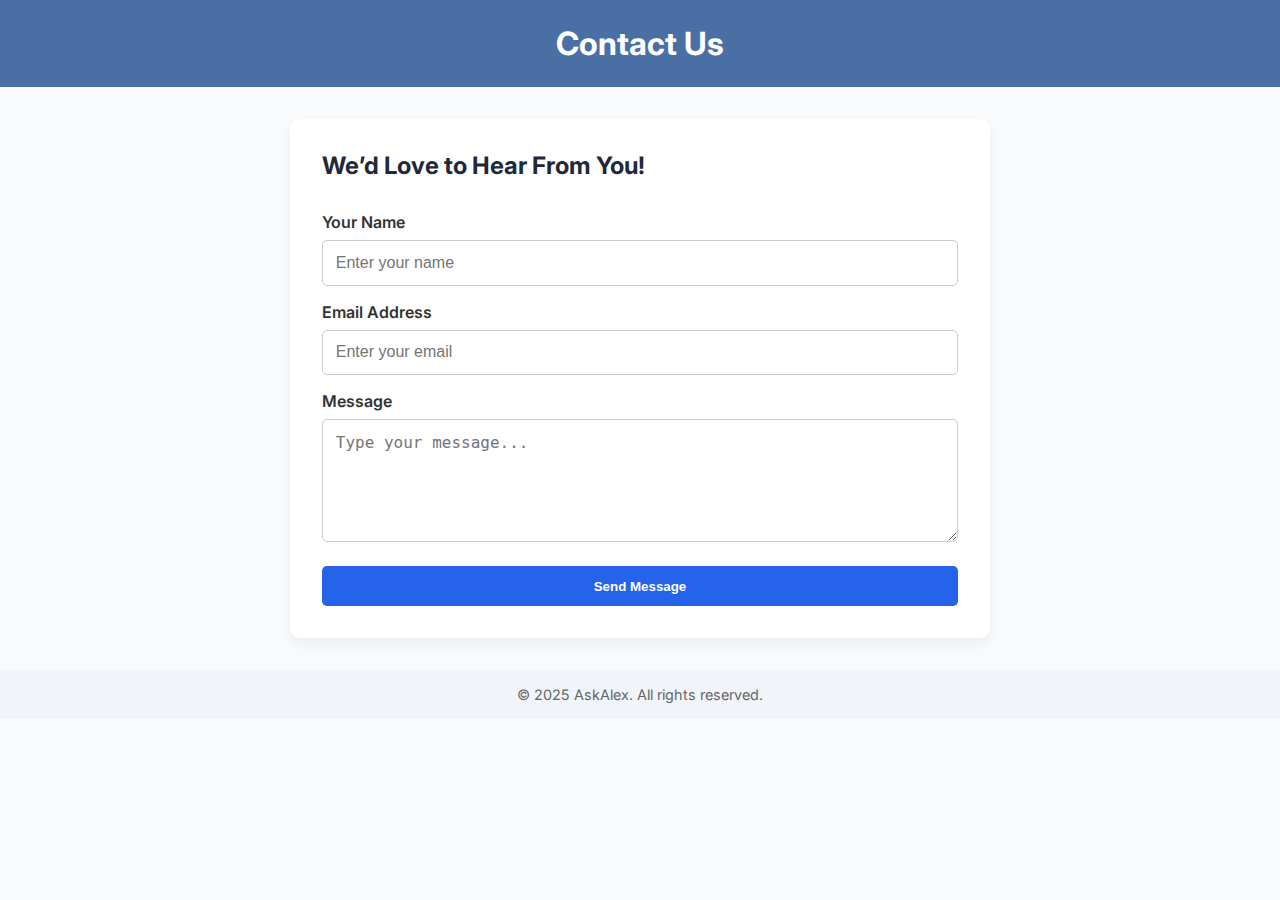
<file: contact.html>
<!DOCTYPE html>
<html lang="en">
<head>
  <meta charset="UTF-8" />
  <meta name="viewport" content="width=device-width, initial-scale=1.0"/>
  <title>Contact Us</title>
  <link rel="shotcut icon" href="image/logo.png">
  <link href="https://fonts.googleapis.com/css2?family=Inter:wght@400;600&display=swap" rel="stylesheet">
  <style>
    * {
      box-sizing: border-box;
      margin: 0;
      padding: 0;
    }

    body {
      font-family: 'Inter', sans-serif;
      background-color: #f9fafb;
      color: #333;
    }

    header {
      background-color: #4a6fa5;
      color: white;
      padding: 1.5rem 2rem;
      text-align: center;
    }

    header h1 {
      font-size: 2rem;
    }

    main {
      max-width: 700px;
      margin: 2rem auto;
      padding: 2rem;
      background-color: white;
      box-shadow: 0 6px 12px rgba(0,0,0,0.05);
      border-radius: 10px;
    }

    h2 {
      margin-bottom: 1rem;
      font-size: 1.5rem;
      color: #1e293b;
    }

    form {
      display: flex;
      flex-direction: column;
    }

    label {
      margin-top: 1rem;
      font-weight: 600;
    }

    input, textarea {
      padding: 0.8rem;
      border: 1px solid #ccc;
      border-radius: 5px;
      margin-top: 0.5rem;
      font-size: 1rem;
    }

    button {
      margin-top: 1.5rem;
      padding: 0.8rem;
      background-color: #2563eb;
      color: white;
      border: none;
      border-radius: 5px;
      cursor: pointer;
      font-weight: bold;
    }

    button:hover {
      background-color: #1e40af;
    }

    footer {
      text-align: center;
      padding: 1rem;
      background-color: #f1f5f9;
      font-size: 0.9rem;
      margin-top: 2rem;
      color: #666;
    }

    @media (max-width: 600px) {
      main {
        padding: 1rem;
      }
    }
  </style>
</head>
<body>

  <header>
    <h1>Contact Us</h1>
  </header>

  <main>
    <h2>We’d Love to Hear From You!</h2>
    <form>
      <label for="name">Your Name</label>
      <input type="text" id="name" placeholder="Enter your name" required>

      <label for="email">Email Address</label>
      <input type="email" id="email" placeholder="Enter your email" required>

      <label for="message">Message</label>
      <textarea id="message" rows="5" placeholder="Type your message..." required></textarea>

      <button type="submit">Send Message</button>
    </form>
  </main>

  <footer>
    &copy; 2025 AskAlex. All rights reserved.
  </footer>

</body>
</html>
</file>
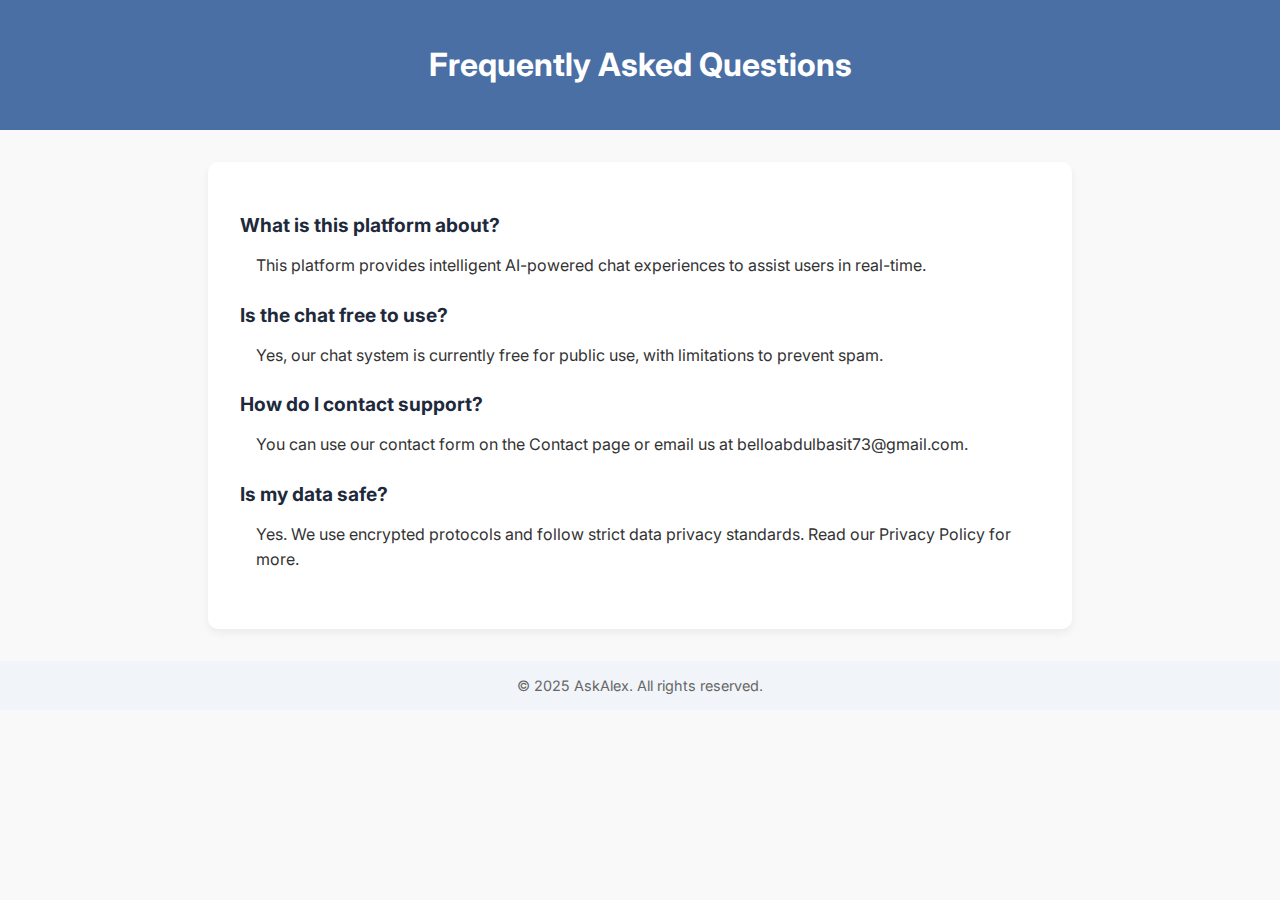
<file: FAQs.html>
<!DOCTYPE html>
<html lang="en">
<head>
  <meta charset="UTF-8"/>
  <meta name="viewport" content="width=device-width, initial-scale=1.0"/>
  <title>FAQs</title>
  <link rel="shotcut icon" href="image/logo.png">
  <link href="https://fonts.googleapis.com/css2?family=Inter:wght@400;600&display=swap" rel="stylesheet">
  <style>
    body {
      font-family: 'Inter', sans-serif;
      background-color: #f9f9f9;
      margin: 0;
      color: #333;
    }

    header {
        background-color: #4a6fa5;
      color: white;
      padding: 1.5rem 2rem;
      text-align: center;
    }

    header h1 {
      font-size: 2rem;
    }

    main {
      max-width: 800px;
      margin: 2rem auto;
      padding: 2rem;
      background-color: #fff;
      box-shadow: 0 4px 10px rgba(0, 0, 0, 0.06);
      border-radius: 10px;
    }

    .faq {
      margin-bottom: 1.5rem;
    }

    .faq h3 {
      font-size: 1.2rem;
      color: #1e293b;
      margin-bottom: 0.5rem;
    }

    .faq p {
      margin-left: 1rem;
      line-height: 1.6;
    }

    footer {
      text-align: center;
      padding: 1rem;
      margin-top: 2rem;
      background-color: #f1f5f9;
      font-size: 0.9rem;
      color: #666;
    }

    @media (max-width: 600px) {
      main {
        padding: 1rem;
      }
    }
  </style>
</head>
<body>

  <header>
    <h1>Frequently Asked Questions</h1>
  </header>

  <main>
    <div class="faq">
      <h3>What is this platform about?</h3>
      <p>This platform provides intelligent AI-powered chat experiences to assist users in real-time.</p>
    </div>

    <div class="faq">
      <h3>Is the chat free to use?</h3>
      <p>Yes, our chat system is currently free for public use, with limitations to prevent spam.</p>
    </div>

    <div class="faq">
      <h3>How do I contact support?</h3>
      <p>You can use our contact form on the Contact page or email us at belloabdulbasit73@gmail.com.</p>
    </div>

    <div class="faq">
      <h3>Is my data safe?</h3>
      <p>Yes. We use encrypted protocols and follow strict data privacy standards. Read our Privacy Policy for more.</p>
    </div>
  </main>

  <footer>
    &copy; 2025 AskAlex. All rights reserved.
  </footer>

</body>
</html>
</file>
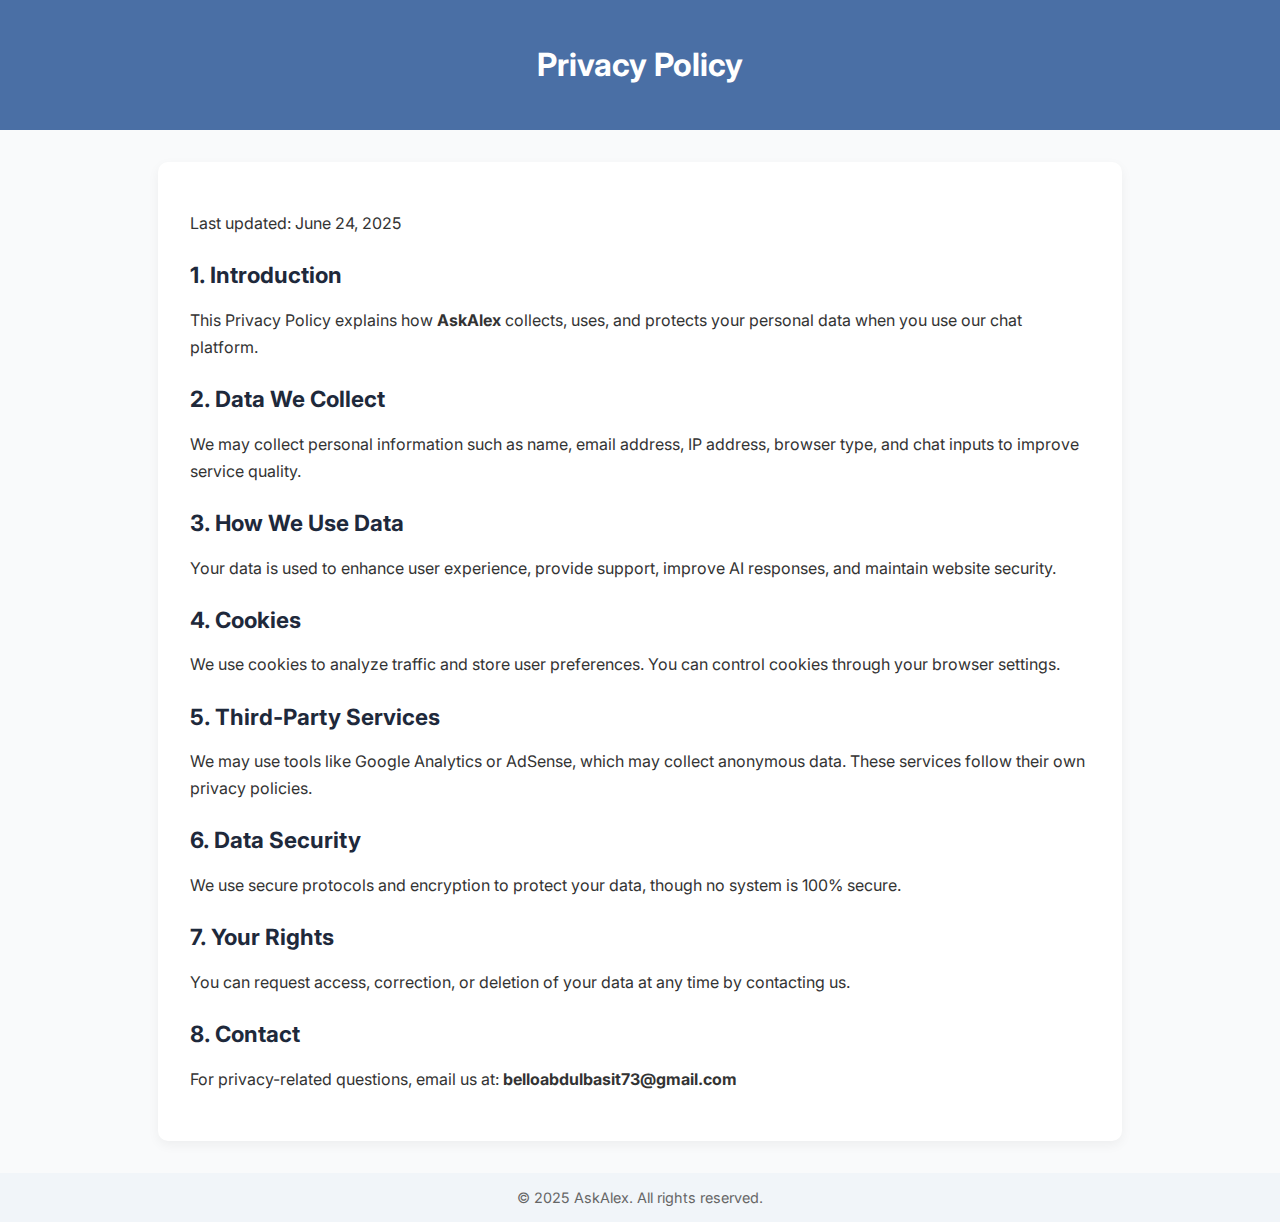
<file: privacy.html>
<!DOCTYPE html>
<html lang="en">
<head>
  <meta charset="UTF-8"/>
  <meta name="viewport" content="width=device-width, initial-scale=1.0"/>
  <title>Privacy Policy</title>
  <link rel="shotcut icon" href="image/logo.png">
  <link href="https://fonts.googleapis.com/css2?family=Inter:wght@400;600&display=swap" rel="stylesheet">
  <style>
    body {
      font-family: 'Inter', sans-serif;
      background-color: #f9fafb;
      color: #333;
      margin: 0;
      padding: 0;
    }

    header {
        background-color: #4a6fa5;
      color: #fff;
      padding: 1.5rem 2rem;
      text-align: center;
    }

    header h1 {
      font-size: 2rem;
    }

    main {
      max-width: 900px;
      margin: 2rem auto;
      padding: 2rem;
      background: #fff;
      border-radius: 10px;
      box-shadow: 0 4px 12px rgba(0,0,0,0.05);
    }

    h2 {
      margin-top: 1.5rem;
      font-size: 1.4rem;
      color: #1e293b;
    }

    p {
      margin: 1rem 0;
      line-height: 1.7;
    }

    footer {
      text-align: center;
      font-size: 0.9rem;
      color: #666;
      padding: 1rem;
      background-color: #f1f5f9;
      margin-top: 2rem;
    }
  </style>
</head>
<body>

  <header>
    <h1>Privacy Policy</h1>
  </header>

  <main>
    <p>Last updated: June 24, 2025</p>

    <h2>1. Introduction</h2>
    <p>This Privacy Policy explains how <strong>AskAlex</strong> collects, uses, and protects your personal data when you use our chat platform.</p>

    <h2>2. Data We Collect</h2>
    <p>We may collect personal information such as name, email address, IP address, browser type, and chat inputs to improve service quality.</p>

    <h2>3. How We Use Data</h2>
    <p>Your data is used to enhance user experience, provide support, improve AI responses, and maintain website security.</p>

    <h2>4. Cookies</h2>
    <p>We use cookies to analyze traffic and store user preferences. You can control cookies through your browser settings.</p>

    <h2>5. Third-Party Services</h2>
    <p>We may use tools like Google Analytics or AdSense, which may collect anonymous data. These services follow their own privacy policies.</p>

    <h2>6. Data Security</h2>
    <p>We use secure protocols and encryption to protect your data, though no system is 100% secure.</p>

    <h2>7. Your Rights</h2>
    <p>You can request access, correction, or deletion of your data at any time by contacting us.</p>

    <h2>8. Contact</h2>
    <p>For privacy-related questions, email us at: <strong>belloabdulbasit73@gmail.com</strong></p>
  </main>

  <footer>
    &copy; 2025 AskAlex. All rights reserved.
  </footer>

</body>
</html>
</file>
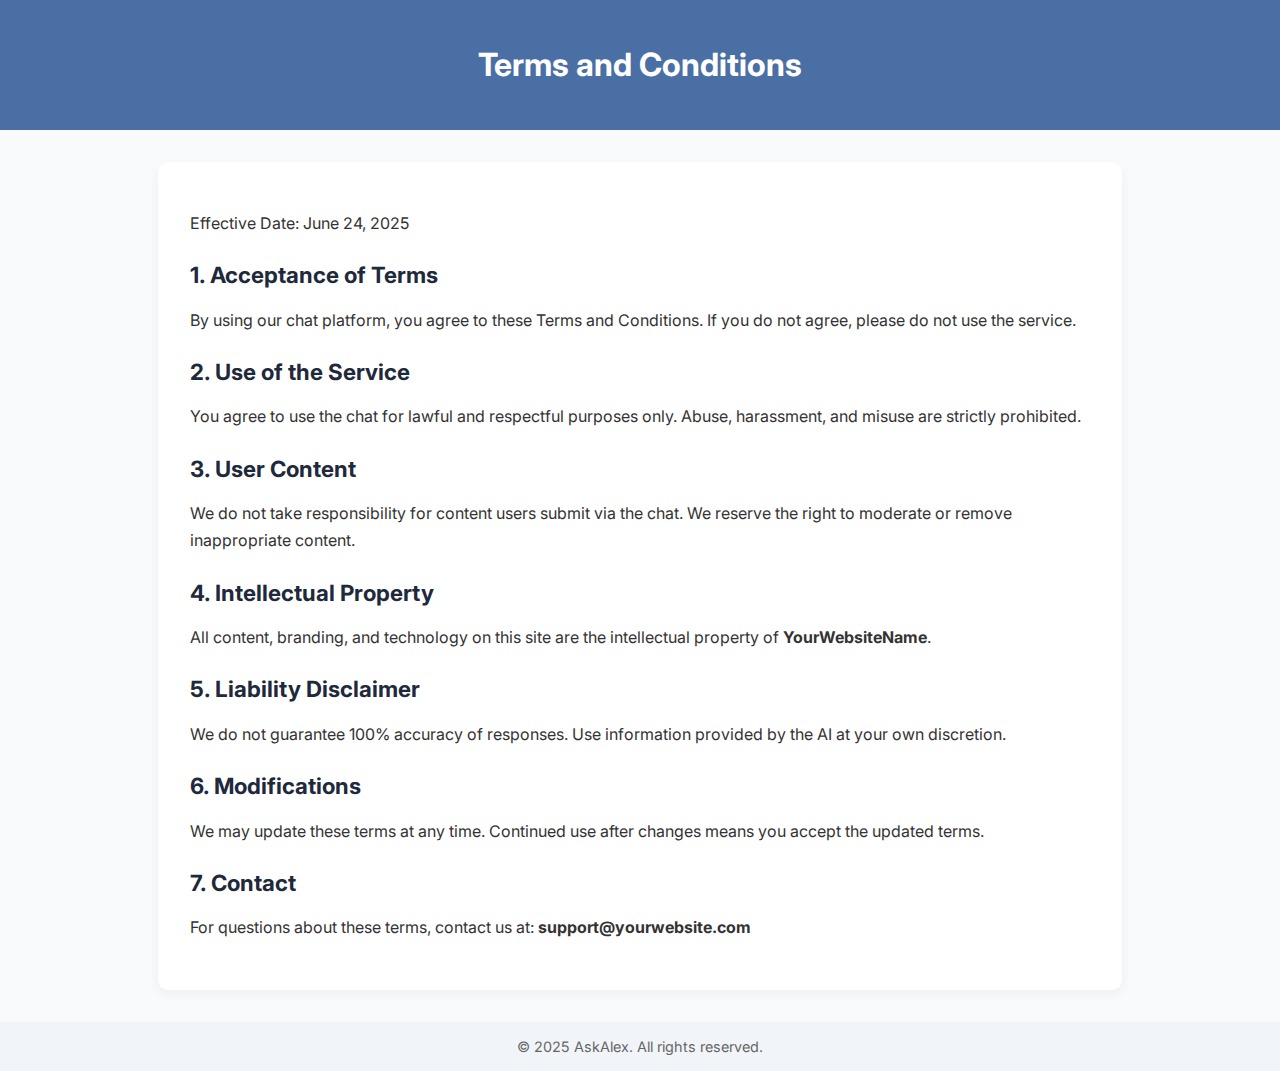
<file: terms.html>
<!DOCTYPE html>
<html lang="en">
<head>
  <meta charset="UTF-8"/>
  <meta name="viewport" content="width=device-width, initial-scale=1.0"/>
  <title>Terms and Conditions</title>
  <link rel="shotcut icon" href="image/logo.png">
  <link href="https://fonts.googleapis.com/css2?family=Inter:wght@400;600&display=swap" rel="stylesheet">
  <style>
    body {
      font-family: 'Inter', sans-serif;
      background-color: #f9fafb;
      color: #333;
      margin: 0;
      padding: 0;
    }

    header {
        background-color: #4a6fa5;
      color: white;
      padding: 1.5rem 2rem;
      text-align: center;
    }

    header h1 {
      font-size: 2rem;
    }

    main {
      max-width: 900px;
      margin: 2rem auto;
      padding: 2rem;
      background-color: white;
      border-radius: 10px;
      box-shadow: 0 4px 12px rgba(0,0,0,0.05);
    }

    h2 {
      margin-top: 1.5rem;
      font-size: 1.4rem;
      color: #1e293b;
    }

    p {
      margin: 1rem 0;
      line-height: 1.7;
    }

    footer {
      text-align: center;
      font-size: 0.9rem;
      color: #666;
      padding: 1rem;
      background-color: #f1f5f9;
      margin-top: 2rem;
    }
  </style>
</head>
<body>

  <header>
    <h1>Terms and Conditions</h1>
  </header>

  <main>
    <p>Effective Date: June 24, 2025</p>

    <h2>1. Acceptance of Terms</h2>
    <p>By using our chat platform, you agree to these Terms and Conditions. If you do not agree, please do not use the service.</p>

    <h2>2. Use of the Service</h2>
    <p>You agree to use the chat for lawful and respectful purposes only. Abuse, harassment, and misuse are strictly prohibited.</p>

    <h2>3. User Content</h2>
    <p>We do not take responsibility for content users submit via the chat. We reserve the right to moderate or remove inappropriate content.</p>

    <h2>4. Intellectual Property</h2>
    <p>All content, branding, and technology on this site are the intellectual property of <strong>YourWebsiteName</strong>.</p>

    <h2>5. Liability Disclaimer</h2>
    <p>We do not guarantee 100% accuracy of responses. Use information provided by the AI at your own discretion.</p>

    <h2>6. Modifications</h2>
    <p>We may update these terms at any time. Continued use after changes means you accept the updated terms.</p>

    <h2>7. Contact</h2>
    <p>For questions about these terms, contact us at: <strong>support@yourwebsite.com</strong></p>
  </main>

  <footer>
    &copy; 2025 AskAlex. All rights reserved.
  </footer>

</body>
</html>
</file>
<file: style.css>
body {
    font-family: 'Arial', sans-serif;
    background-color: #f5f7fa;
    display: flex;
    justify-content: center;
    align-items: center;
    height: 100vh;
    margin: 5px;
  }

  .split-icon {
    width: 30px;
    height: 20px;
    border: 2px solid #888;
    border-radius: 4px;
    position: relative;
    display: inline-block;
  }

  .split-icon::before {
    content: '';
    position: absolute;
    top: 2px;
    bottom: 2px;
    left: 50%;
    width: 2px;
    background-color: #888;
    transform: translateX(-50%);
  }

  #split-icon {
    width: 30px;
    height: 20px;
    border: 2px solid #888;
    border-radius: 4px;
    position: relative;
    display: inline-block;
  }

  #split-icon::before {
    content: '';
    position: absolute;
    top: 2px;
    bottom: 2px;
    left: 50%;
    width: 2px;
    background-color: #888;
    transform: translateX(-50%);
  }
  
    .top-container{
      display: flex;
      gap: 70%;
    }

    .logo{
      margin: 0%;
      width: 15%;
      border-radius: 100%;
    }

  .history{
    width: 30%;
  }

  #aside{
    padding-top: 20px;
    position: relative;
    top: 30px;
    padding-left: 10px;
    height: 100vh;
    overflow-y: auto;
  }

  .aside{
    display: none;
    position: absolute;
    top: 10px;
    left: 6px;
    width: 4%;
    text-align: center;
    padding: 0;
    font-size: 1.9em;
    cursor: pointer;
  }

  .chat-container {
    width: 100%;
    height: 100vh;
    background-color: white;
    border-radius: 15px;
    box-shadow: 0 5px 15px rgba(0, 0, 0, 0.1);
    display: flex;
    flex-direction: column;
    overflow: hidden;
  }

   a{
    color: #050505;
    list-style: none;
  }
  
  .first p a:hover{
    color: #3a5a80;
  }

  .chat-header {
    background-color: #4a6fa5;
    color: white;
    padding: 15px;
    text-align: center;
  }
  
  .chat-header h3 {
    margin: 0;
    font-size: 1.3rem;
  }
  
  .chat-body {
    flex: 1;
    padding: 20px;
    overflow-y: auto;
    background-color: #f8f9fa;
  }
  
  .message {
    max-width: 70%;
    padding: 10px 15px;
    border-radius: 18px;
    margin-bottom: 15px;
    line-height: 1.4;
  }
  
  .user-message {
    background-color: #4a6fa5;
    color: white;
    margin-left: auto;
    border-bottom-right-radius: 5px;
  }
  
  .bot-message {
    background-color: #e9ecef;
    color: #333;
    margin-right: auto;
    border-bottom-left-radius: 5px;
  }
  
  .chat-footer {
    display: flex;
    padding: 10px;
    background-color: white;
    border-top: 1px solid #e9ecef;
  }
  
  #chatinput {
    flex: 1;
    padding: 10px 15px;
    border: 1px solid #ddd;
    border-radius: 20px;
    outline: none;
    font-size: 1rem;
  }
  
  #sendbtn {
    background-color: #4a6fa5;
    color: white;
    border: none;
    border-radius: 50%;
    width: 40px;
    height: 40px;
    margin-left: 10px;
    cursor: pointer;
    display: flex;
    justify-content: center;
    align-items: center;
  }
  
  #sendbtn:hover {
    background-color: #3a5a80;
  }
  
  .about {
    text-align: center;
    padding: 10px;
    font-size: 0.8rem;
    color: #666;
    background-color: #f8f9fa;
  }
  
  .about p {
    margin: 5px 0;
  }


  @media screen and (max-width: 500px) {
    #aside{
      display: none;
    }

    .aside{
      display: block;
      cursor: pointer;
    }

    .chat-container{
      width: 9000%;
    }
  }
</file>
